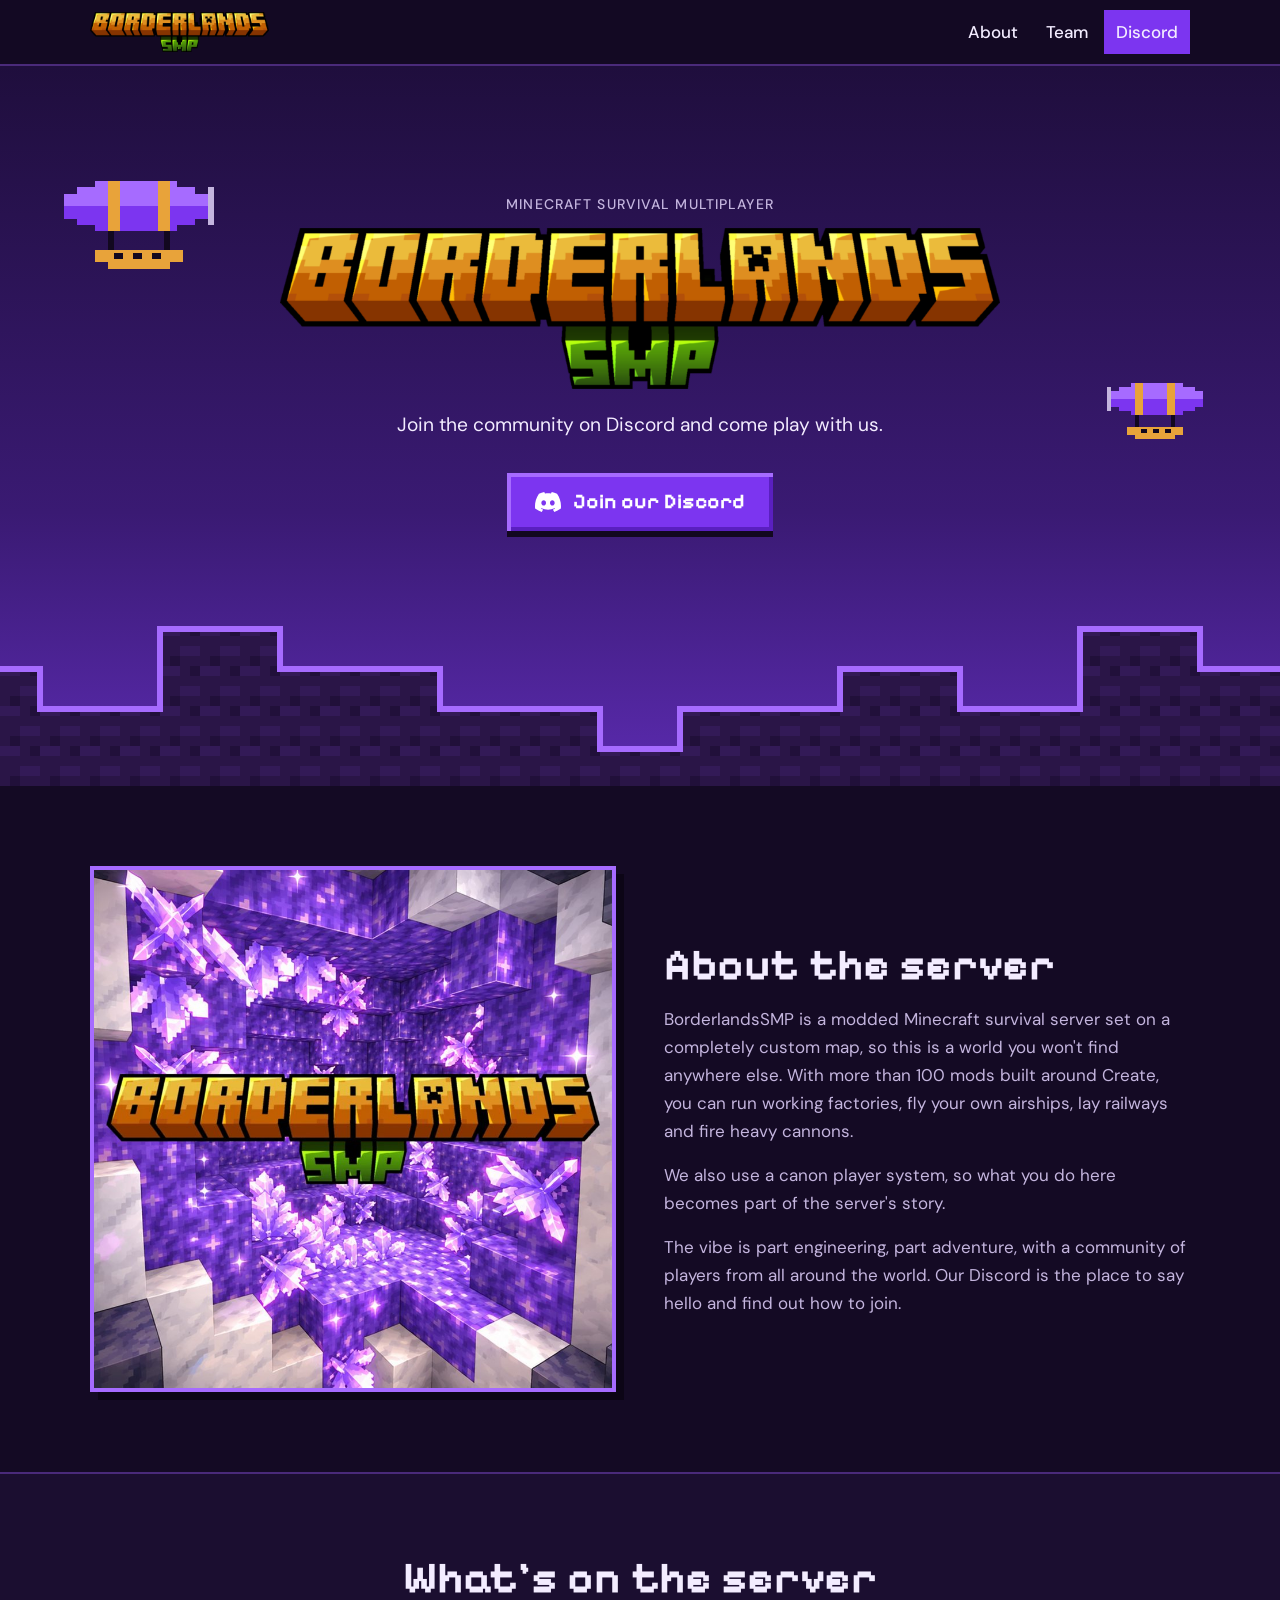
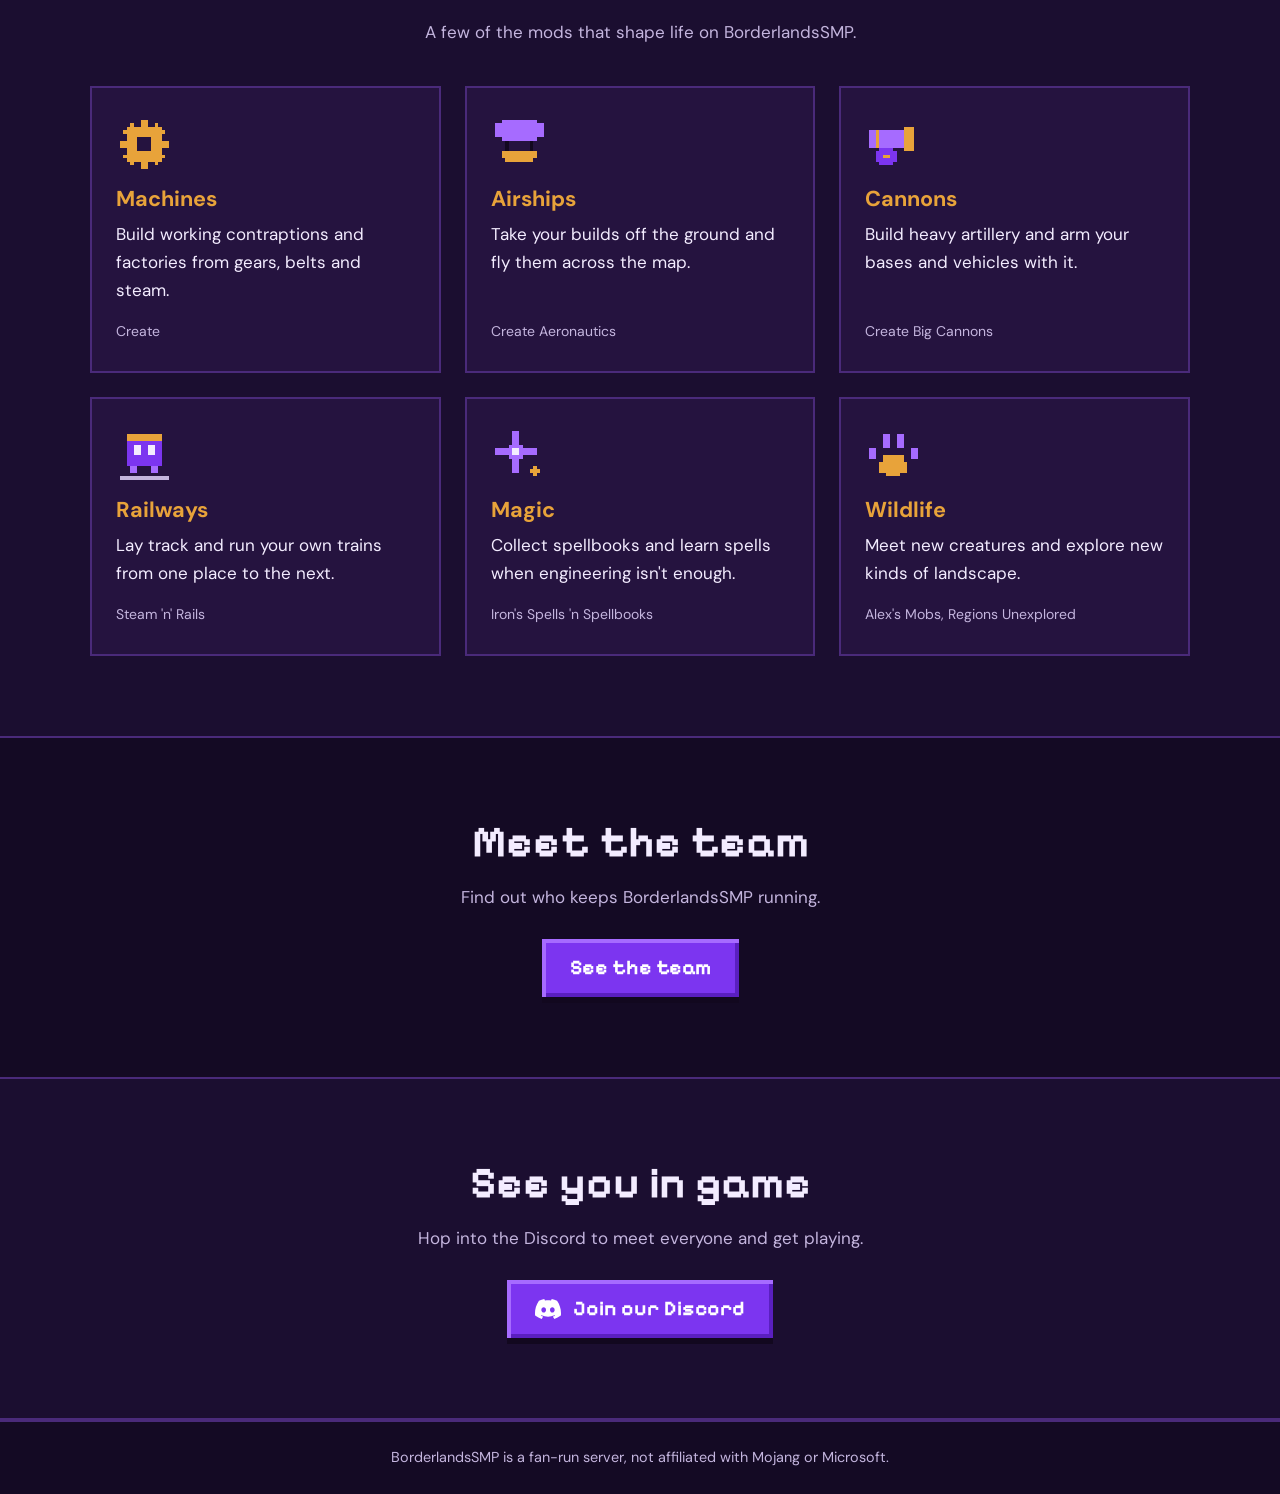
<file: index.html>
<!doctype html>
<html lang="en">
<head>
  <meta charset="utf-8">
  <meta name="viewport" content="width=device-width, initial-scale=1">
  <title>BorderlandsSMP | Minecraft Server</title>
  <meta name="description" content="BorderlandsSMP is a Minecraft survival multiplayer server. Join our Discord and meet the team.">
  <link rel="icon" href="square.png" type="image/png">
  <link rel="preconnect" href="https://fonts.googleapis.com">
  <link rel="preconnect" href="https://fonts.gstatic.com" crossorigin>
  <link href="https://fonts.googleapis.com/css2?family=DM+Sans:wght@400;500;700&family=Pixelify+Sans:wght@500;700&display=swap" rel="stylesheet">
  <link rel="stylesheet" href="style.css">
</head>
<body>
  <svg width="0" height="0" class="sprite" aria-hidden="true">
    <symbol id="airship" viewBox="0 0 48 30" shape-rendering="crispEdges">
      <path fill="#a66bff" d="M10 0H36V2H42V4H46V12H42V14H36V16H10V14H4V12H0V4H4V2H10Z"/>
      <path fill="#7c35f0" d="M0 8H46V12H42V14H36V16H10V14H4V12H0Z"/>
      <path fill="#e8a33a" d="M14 0H18V16H14ZM30 0H34V16H30Z"/>
      <path fill="#12081f" d="M14 16H16V22H14ZM32 16H34V22H32Z"/>
      <path fill="#e8a33a" d="M10 22H38V26H34V28H14V26H10Z"/>
      <path fill="#12081f" d="M16 23H19V25H16ZM22 23H25V25H22ZM28 23H31V25H28Z"/>
      <path fill="#c4b5de" d="M46 2H48V14H46Z"/>
    </symbol>
    <symbol id="icon-gear" viewBox="0 0 16 16" shape-rendering="crispEdges">
      <path fill="#e8a33a" fill-rule="evenodd" d="M7 1H9V3H11V2H12V3H13V4H14V5H13V7H15V9H13V11H14V12H13V13H12V14H11V13H9V15H7V13H5V14H4V13H3V12H2V11H3V9H1V7H3V5H2V4H3V3H4V2H5V3H7ZM6 6V10H10V6Z"/>
    </symbol>
    <symbol id="icon-airship" viewBox="0 0 16 16" shape-rendering="crispEdges">
      <path fill="#a66bff" d="M3 1H13V2H15V6H13V7H3V6H1V2H3Z"/>
      <path fill="#12081f" d="M4 7H5V10H4ZM11 7H12V10H11Z"/>
      <path fill="#e8a33a" d="M3 10H13V12H12V13H4V12H3Z"/>
    </symbol>
    <symbol id="icon-cannon" viewBox="0 0 16 16" shape-rendering="crispEdges">
      <path fill="#a66bff" d="M1 4H11V9H1Z"/>
      <path fill="#e8a33a" d="M11 3H14V10H11ZM3 4H4V9H3Z"/>
      <path fill="#7c35f0" d="M4 9H8V10H9V13H8V14H4V13H3V10H4Z"/>
      <path fill="#e8a33a" d="M5 11H7V12H5Z"/>
    </symbol>
    <symbol id="icon-train" viewBox="0 0 16 16" shape-rendering="crispEdges">
      <path fill="#7c35f0" d="M3 2H13V11H3Z"/>
      <path fill="#e8a33a" d="M3 2H13V4H3Z"/>
      <path fill="#f3ecff" d="M5 5H7V8H5ZM9 5H11V8H9Z"/>
      <path fill="#a66bff" d="M4 11H6V13H4ZM10 11H12V13H10Z"/>
      <path fill="#c4b5de" d="M1 14H15V15H1Z"/>
    </symbol>
    <symbol id="icon-magic" viewBox="0 0 16 16" shape-rendering="crispEdges">
      <path fill="#a66bff" d="M6 1H8V5H9V6H13V8H9V9H8V13H6V9H5V8H1V6H5V5H6Z"/>
      <path fill="#f3ecff" d="M6 6H8V8H6Z"/>
      <path fill="#e8a33a" d="M12 11H13V12H14V13H13V14H12V13H11V12H12Z"/>
    </symbol>
    <symbol id="icon-paw" viewBox="0 0 16 16" shape-rendering="crispEdges">
      <path fill="#a66bff" d="M1 6H3V9H1ZM5 2H7V6H5ZM9 2H11V6H9ZM13 6H15V9H13Z"/>
      <path fill="#e8a33a" d="M5 8H11V10H12V13H10V14H6V13H4V10H5Z"/>
    </symbol>
    <symbol id="icon-discord" viewBox="0 0 24 24">
      <path fill="currentColor" d="M20.317 4.3698a19.7913 19.7913 0 00-4.8851-1.5152.0741.0741 0 00-.0785.0371c-.211.3753-.4447.8648-.6083 1.2495-1.8447-.2762-3.68-.2762-5.4868 0-.1636-.3933-.4058-.8742-.6177-1.2495a.077.077 0 00-.0785-.037 19.7363 19.7363 0 00-4.8852 1.515.0699.0699 0 00-.0321.0277C.5334 9.0458-.319 13.5799.0992 18.0578a.0824.0824 0 00.0312.0561c2.0528 1.5076 4.0413 2.4228 5.9929 3.0294a.0777.0777 0 00.0842-.0276c.4616-.6304.8731-1.2952 1.226-1.9942a.076.076 0 00-.0416-.1057c-.6528-.2476-1.2743-.5495-1.8722-.8923a.077.077 0 01-.0076-.1277c.1258-.0943.2517-.1923.3718-.2914a.0743.0743 0 01.0776-.0105c3.9278 1.7933 8.18 1.7933 12.0614 0a.0739.0739 0 01.0785.0095c.1202.099.246.1981.3728.2924a.077.077 0 01-.0066.1276 12.2986 12.2986 0 01-1.873.8914.0766.0766 0 00-.0407.1067c.3604.698.7719 1.3628 1.225 1.9932a.076.076 0 00.0842.0286c1.961-.6067 3.9495-1.5219 6.0023-3.0294a.077.077 0 00.0313-.0552c.5004-5.177-.8382-9.6739-3.5485-13.6604a.061.061 0 00-.0312-.0286zM8.02 15.3312c-1.1825 0-2.1569-1.0857-2.1569-2.419 0-1.3332.9555-2.4189 2.157-2.4189 1.2108 0 2.1757 1.0952 2.1568 2.419 0 1.3332-.9555 2.4189-2.1569 2.4189zm7.9748 0c-1.1825 0-2.1569-1.0857-2.1569-2.419 0-1.3332.9554-2.4189 2.1569-2.4189 1.2108 0 2.1757 1.0952 2.1568 2.419 0 1.3332-.946 2.4189-2.1568 2.4189Z"/>
    </symbol>
  </svg>

  <a class="skip-link" href="#main">Skip to content</a>

  <header class="site-header">
    <div class="container nav">
      <a class="brand" href="#top"><img src="minecraft_title.png" alt="BorderlandsSMP home" width="1024" height="229"></a>
      <nav aria-label="Main">
        <a class="nav-about" href="#about">About</a>
        <a href="team.html">Team</a>
        <a class="nav-discord" href="https://discord.gg/m4Xe3RqKvv" target="_blank" rel="noopener">Discord</a>
      </nav>
    </div>
  </header>

  <main id="main">
    <section class="hero" id="top">
      <svg class="hero-airship hero-airship-left" aria-hidden="true"><use href="#airship"/></svg>
      <svg class="hero-airship hero-airship-right" aria-hidden="true"><use href="#airship"/></svg>

      <div class="container hero-content">
        <p class="eyebrow">Minecraft survival multiplayer</p>
        <h1><img src="minecraft_title.png" alt="BorderlandsSMP" width="1024" height="229"></h1>
        <p class="hero-text">Join the community on Discord and come play with us.</p>
        <a class="btn" href="https://discord.gg/m4Xe3RqKvv" target="_blank" rel="noopener">
          <svg class="btn-icon" aria-hidden="true"><use href="#icon-discord"/></svg>
          Join our Discord
        </a>
      </div>

      <svg class="terrain" viewBox="0 0 1440 200" preserveAspectRatio="xMidYMax slice" shape-rendering="crispEdges" aria-hidden="true">
        <defs>
          <pattern id="block" width="40" height="40" patternUnits="userSpaceOnUse">
            <rect width="40" height="40" fill="#2a1547"/>
            <rect x="0" y="0" width="20" height="10" fill="#331a57"/>
            <rect x="20" y="20" width="20" height="10" fill="#331a57"/>
            <rect x="10" y="30" width="10" height="10" fill="#21103a"/>
            <rect x="30" y="0" width="10" height="10" fill="#21103a"/>
          </pattern>
        </defs>
        <path fill="url(#block)" d="M0 200V80H120V120H240V40H360V80H520V120H680V160H760V120H920V80H1040V120H1160V40H1280V80H1440V200Z"/>
        <path fill="none" stroke="#a66bff" stroke-width="6" d="M0 83H120V123H240V43H360V83H520V123H680V163H760V123H920V83H1040V123H1160V43H1280V83H1440"/>
      </svg>
    </section>

    <section class="section" id="about">
      <div class="container about">
        <img class="about-image" src="logo-amethyst.jpg" alt="BorderlandsSMP logo on a glowing amethyst background" width="900" height="900" loading="lazy">
        <div class="about-text">
          <h2>About the server</h2>
          <p>BorderlandsSMP is a modded Minecraft survival server set on a completely custom map, so this is a world you won't find anywhere else. With more than 100 mods built around Create, you can run working factories, fly your own airships, lay railways and fire heavy cannons.</p>
          <p>We also use a canon player system, so what you do here becomes part of the server's story.</p>
          <p>The vibe is part engineering, part adventure, with a community of players from all around the world. Our Discord is the place to say hello and find out how to join.</p>
        </div>
      </div>
    </section>

    <section class="section section-alt" id="mods">
      <div class="container">
        <div class="narrow section-heading">
          <h2>What's on the server</h2>
          <p>A few of the mods that shape life on BorderlandsSMP.</p>
        </div>

        <!-- To add a feature, copy a whole <li> block. Cards wrap onto new rows by themselves. -->
        <ul class="feature-grid">
          <li class="feature-card">
            <svg class="feature-icon" aria-hidden="true"><use href="#icon-gear"/></svg>
            <h3>Machines</h3>
            <p>Build working contraptions and factories from gears, belts and steam.</p>
            <small>Create</small>
          </li>
          <li class="feature-card">
            <svg class="feature-icon" aria-hidden="true"><use href="#icon-airship"/></svg>
            <h3>Airships</h3>
            <p>Take your builds off the ground and fly them across the map.</p>
            <small>Create Aeronautics</small>
          </li>
          <li class="feature-card">
            <svg class="feature-icon" aria-hidden="true"><use href="#icon-cannon"/></svg>
            <h3>Cannons</h3>
            <p>Build heavy artillery and arm your bases and vehicles with it.</p>
            <small>Create Big Cannons</small>
          </li>
          <li class="feature-card">
            <svg class="feature-icon" aria-hidden="true"><use href="#icon-train"/></svg>
            <h3>Railways</h3>
            <p>Lay track and run your own trains from one place to the next.</p>
            <small>Steam 'n' Rails</small>
          </li>
          <li class="feature-card">
            <svg class="feature-icon" aria-hidden="true"><use href="#icon-magic"/></svg>
            <h3>Magic</h3>
            <p>Collect spellbooks and learn spells when engineering isn't enough.</p>
            <small>Iron's Spells 'n Spellbooks</small>
          </li>
          <li class="feature-card">
            <svg class="feature-icon" aria-hidden="true"><use href="#icon-paw"/></svg>
            <h3>Wildlife</h3>
            <p>Meet new creatures and explore new kinds of landscape.</p>
            <small>Alex's Mobs, Regions Unexplored</small>
          </li>
        </ul>
      </div>
    </section>

    <section class="section cta">
      <div class="container narrow">
        <h2>Meet the team</h2>
        <p>Find out who keeps BorderlandsSMP running.</p>
        <a class="btn" href="team.html">See the team</a>
      </div>
    </section>

    <section class="section section-alt cta">
      <div class="container narrow">
        <h2>See you in game</h2>
        <p>Hop into the Discord to meet everyone and get playing.</p>
        <a class="btn" href="https://discord.gg/m4Xe3RqKvv" target="_blank" rel="noopener">
          <svg class="btn-icon" aria-hidden="true"><use href="#icon-discord"/></svg>
          Join our Discord
        </a>
      </div>
    </section>
  </main>

  <footer class="site-footer">
    <div class="container">
      <p>BorderlandsSMP is a fan-run server, not affiliated with Mojang or Microsoft.</p>
    </div>
  </footer>
</body>
</html>
</file>
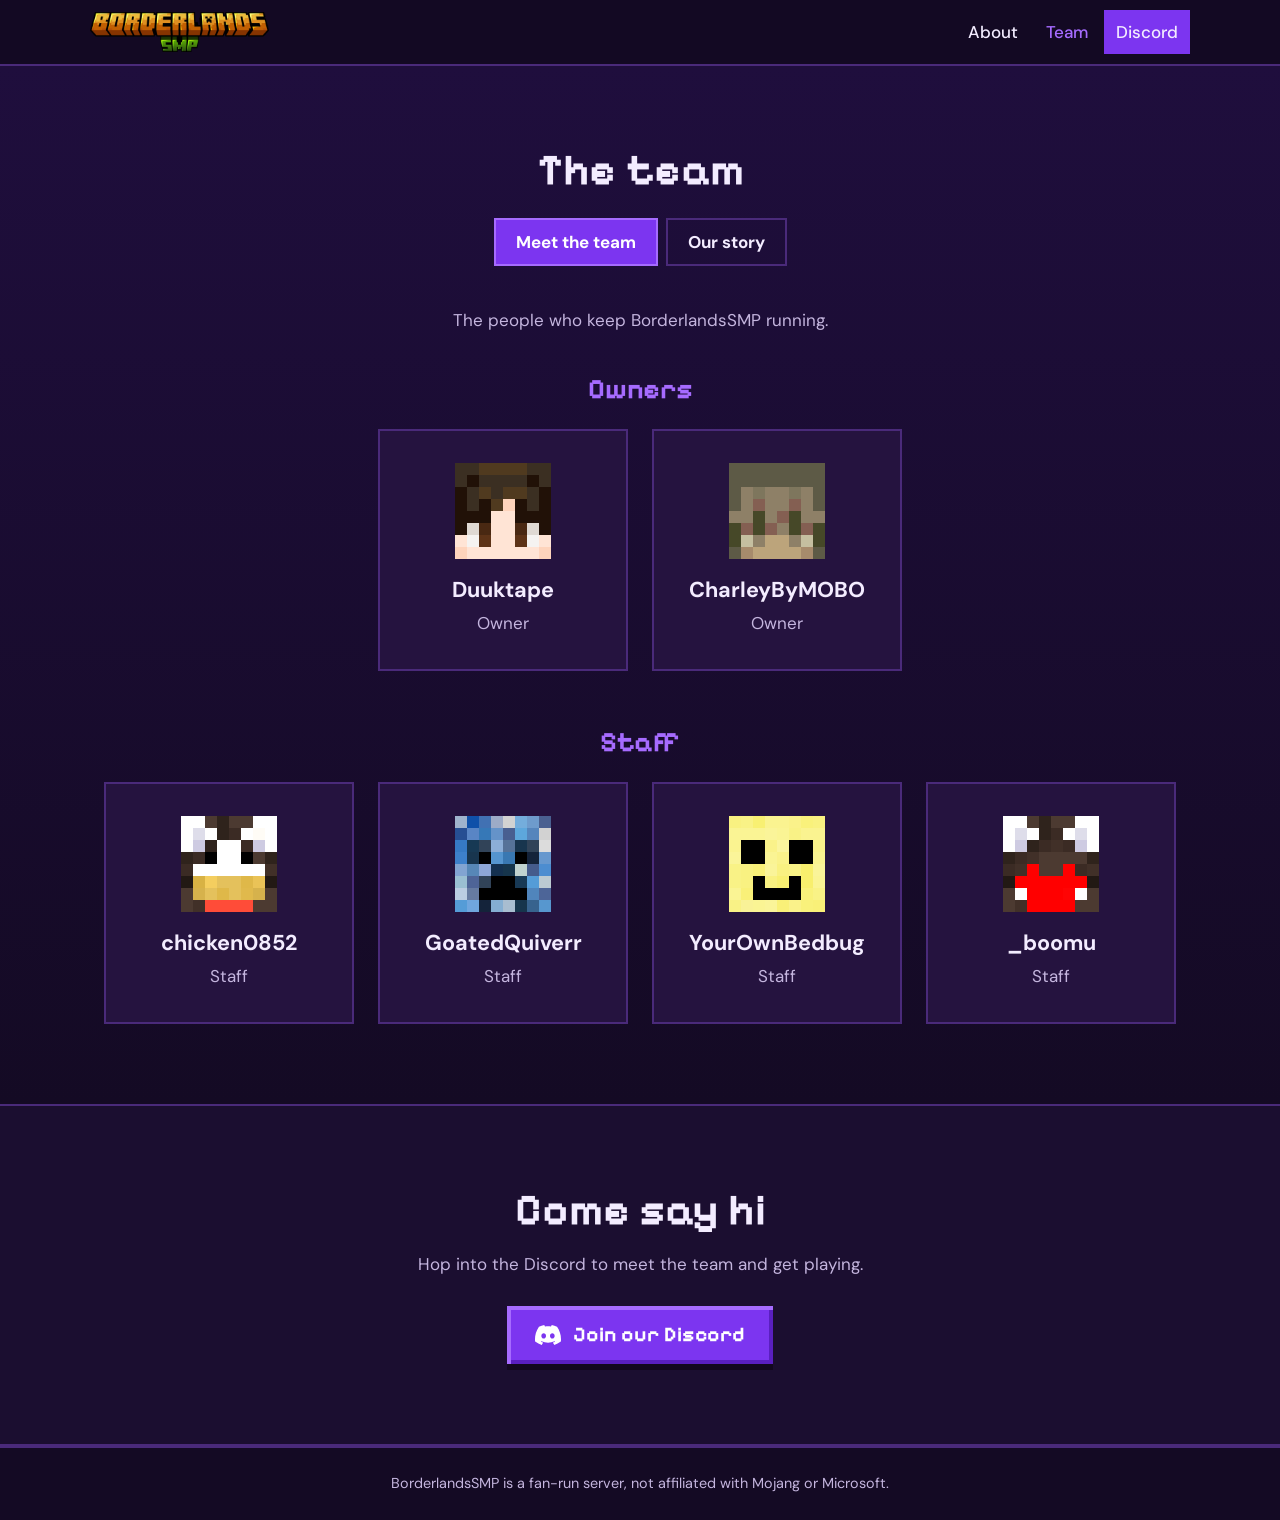
<file: team.html>
<!doctype html>
<html lang="en">
<head>
  <meta charset="utf-8">
  <meta name="viewport" content="width=device-width, initial-scale=1">
  <title>Team | BorderlandsSMP</title>
  <meta name="description" content="Meet the team behind the BorderlandsSMP Minecraft server.">
  <link rel="icon" href="square.png" type="image/png">
  <link rel="preconnect" href="https://fonts.googleapis.com">
  <link rel="preconnect" href="https://fonts.gstatic.com" crossorigin>
  <link href="https://fonts.googleapis.com/css2?family=DM+Sans:wght@400;500;700&family=Pixelify+Sans:wght@500;700&display=swap" rel="stylesheet">
  <link rel="stylesheet" href="style.css">
</head>
<body>
  <svg width="0" height="0" class="sprite" aria-hidden="true">
    <symbol id="icon-discord" viewBox="0 0 24 24">
      <path fill="currentColor" d="M20.317 4.3698a19.7913 19.7913 0 00-4.8851-1.5152.0741.0741 0 00-.0785.0371c-.211.3753-.4447.8648-.6083 1.2495-1.8447-.2762-3.68-.2762-5.4868 0-.1636-.3933-.4058-.8742-.6177-1.2495a.077.077 0 00-.0785-.037 19.7363 19.7363 0 00-4.8852 1.515.0699.0699 0 00-.0321.0277C.5334 9.0458-.319 13.5799.0992 18.0578a.0824.0824 0 00.0312.0561c2.0528 1.5076 4.0413 2.4228 5.9929 3.0294a.0777.0777 0 00.0842-.0276c.4616-.6304.8731-1.2952 1.226-1.9942a.076.076 0 00-.0416-.1057c-.6528-.2476-1.2743-.5495-1.8722-.8923a.077.077 0 01-.0076-.1277c.1258-.0943.2517-.1923.3718-.2914a.0743.0743 0 01.0776-.0105c3.9278 1.7933 8.18 1.7933 12.0614 0a.0739.0739 0 01.0785.0095c.1202.099.246.1981.3728.2924a.077.077 0 01-.0066.1276 12.2986 12.2986 0 01-1.873.8914.0766.0766 0 00-.0407.1067c.3604.698.7719 1.3628 1.225 1.9932a.076.076 0 00.0842.0286c1.961-.6067 3.9495-1.5219 6.0023-3.0294a.077.077 0 00.0313-.0552c.5004-5.177-.8382-9.6739-3.5485-13.6604a.061.061 0 00-.0312-.0286zM8.02 15.3312c-1.1825 0-2.1569-1.0857-2.1569-2.419 0-1.3332.9555-2.4189 2.157-2.4189 1.2108 0 2.1757 1.0952 2.1568 2.419 0 1.3332-.9555 2.4189-2.1569 2.4189zm7.9748 0c-1.1825 0-2.1569-1.0857-2.1569-2.419 0-1.3332.9554-2.4189 2.1569-2.4189 1.2108 0 2.1757 1.0952 2.1568 2.419 0 1.3332-.946 2.4189-2.1568 2.4189Z"/>
    </symbol>
    <symbol id="icon-head" viewBox="0 0 8 8" shape-rendering="crispEdges">
      <rect width="8" height="8" fill="#6d3bb3"/>
      <rect width="8" height="2" fill="#3b1f66"/>
      <rect y="2" width="1" height="1" fill="#3b1f66"/>
      <rect x="7" y="2" width="1" height="1" fill="#3b1f66"/>
      <rect x="1" y="4" width="2" height="1" fill="#f3ecff"/>
      <rect x="5" y="4" width="2" height="1" fill="#f3ecff"/>
      <rect x="2" y="4" width="1" height="1" fill="#1a0d2e"/>
      <rect x="5" y="4" width="1" height="1" fill="#1a0d2e"/>
      <rect x="3" y="6" width="2" height="1" fill="#3b1f66"/>
    </symbol>
  </svg>

  <a class="skip-link" href="#main">Skip to content</a>

  <header class="site-header">
    <div class="container nav">
      <a class="brand" href="index.html"><img src="minecraft_title.png" alt="BorderlandsSMP home" width="1024" height="229"></a>
      <nav aria-label="Main">
        <a class="nav-about" href="index.html#about">About</a>
        <a href="team.html" aria-current="page">Team</a>
        <a class="nav-discord" href="https://discord.gg/m4Xe3RqKvv" target="_blank" rel="noopener">Discord</a>
      </nav>
    </div>
  </header>

  <main id="main">
    <section class="section" id="team">
      <div class="container">
        <h1>The team</h1>

        <div class="tabs" role="tablist" aria-label="Team page sections">
          <button class="tab" type="button" role="tab" id="tab-team" aria-controls="panel-team" aria-selected="true">Meet the team</button>
          <button class="tab" type="button" role="tab" id="tab-our-story" aria-controls="panel-our-story" aria-selected="false" tabindex="-1">Our story</button>
        </div>

        <div class="tab-panel" role="tabpanel" id="panel-team" aria-labelledby="tab-team">
        <p class="section-intro">The people who keep BorderlandsSMP running.</p>

        <!-- To add someone, copy a whole <li> block into the right list. Cards wrap onto new rows by themselves. -->
        <div class="team-group">
          <h2>Owners</h2>
          <ul class="team-grid">
            <li class="team-card">
              <img class="avatar" src="faces/Duuktape.png" alt="Duuktape's Minecraft face" width="160" height="160">
              <h3>Duuktape</h3>
              <p>Owner</p>
            </li>
            <li class="team-card">
              <img class="avatar" src="faces/CharleyByMOBO.png" alt="CharleyByMOBO's Minecraft face" width="160" height="160">
              <h3>CharleyByMOBO</h3>
              <p>Owner</p>
            </li>
          </ul>
        </div>

        <div class="team-group">
          <h2>Staff</h2>
          <ul class="team-grid">
            <li class="team-card">
              <img class="avatar" src="faces/chicken0852.png" alt="chicken0852's Minecraft face" width="160" height="160">
              <h3>chicken0852</h3>
              <p>Staff</p>
            </li>
            <li class="team-card">
              <img class="avatar" src="faces/GoatedQuiverr.png" alt="GoatedQuiverr's Minecraft face" width="160" height="160">
              <h3>GoatedQuiverr</h3>
              <p>Staff</p>
            </li>
            <li class="team-card">
              <img class="avatar" src="faces/YourOwnBedbug.png" alt="YourOwnBedbug's Minecraft face" width="160" height="160">
              <h3>YourOwnBedbug</h3>
              <p>Staff</p>
            </li>
            <li class="team-card">
              <img class="avatar" src="faces/_boomu.png" alt="_boomu's Minecraft face" width="160" height="160">
              <h3>_boomu</h3>
              <p>Staff</p>
            </li>
          </ul>
        </div>
        </div>

        <div class="tab-panel story" role="tabpanel" id="panel-our-story" aria-labelledby="tab-our-story">
          <h2>Our story</h2>
          <p>Every server has an origin story, and ours starts on a different server entirely. Duuk was one of the owners there, and that's where he teamed up with Chicken. On that same server, Charley was running a group called THE CAPITOL. That's also where we met Bedbug, who came with us from there. None of us knew it at the time, but the team behind BorderlandsSMP was already coming together.</p>
          <p>Eventually we joined forces and started working on a server of our own: ContinentalCraft. It only lasted one season, but we weren't done. We decided to start over with this server, and BorderlandsSMP was born.</p>
          <p>Boomu has been part of the journey for a long time too. We met him on our first server, where he was on a team with us, and he's stayed with us ever since. Now he's on the staff team as well.</p>
          <p>Then there's GoatedQuiverr. Officially, Goated joined the team through a staff application. Unofficially, Charley had known Goated for a long time, so it wasn't exactly a stranger applying.</p>
          <p>We all come from different places around the world, and Minecraft is what brought us together. Different places, one server. That's BorderlandsSMP, and there's room for you in the next chapter.</p>
        </div>
      </div>
    </section>

    <section class="section section-alt cta">
      <div class="container narrow">
        <h2>Come say hi</h2>
        <p>Hop into the Discord to meet the team and get playing.</p>
        <a class="btn" href="https://discord.gg/m4Xe3RqKvv" target="_blank" rel="noopener">
          <svg class="btn-icon" aria-hidden="true"><use href="#icon-discord"/></svg>
          Join our Discord
        </a>
      </div>
    </section>
  </main>

  <footer class="site-footer">
    <div class="container">
      <p>BorderlandsSMP is a fan-run server, not affiliated with Mojang or Microsoft.</p>
    </div>
  </footer>

  <script src="main.js"></script>
</body>
</html>
</file>
<file: style.css>
:root {
  --bg: #140a24;
  --bg-alt: #1b0e30;
  --surface: #25133f;
  --border: #4a2a7a;
  --text: #f3ecff;
  --muted: #c4b5de;
  --accent: #7c35f0;
  --accent-dark: #5a1fc0;
  --accent-light: #a66bff;
  --brass: #e8a33a;
  --heading-font: "Pixelify Sans", "Courier New", monospace;
  --body-font: "DM Sans", system-ui, sans-serif;
}

*,
*::before,
*::after {
  box-sizing: border-box;
}

html {
  scroll-behavior: smooth;
  scroll-padding-top: 80px;
}

body {
  margin: 0;
  background: var(--bg);
  color: var(--text);
  font-family: var(--body-font);
  font-size: 1.0625rem;
  line-height: 1.65;
}

h1,
h2,
h3 {
  font-family: var(--heading-font);
  font-weight: 700;
  line-height: 1.1;
  margin: 0;
}

a {
  color: inherit;
}

:focus-visible {
  outline: 3px solid var(--accent-light);
  outline-offset: 3px;
}

.sprite {
  position: absolute;
}

.skip-link {
  position: absolute;
  left: 16px;
  top: -60px;
  z-index: 30;
  padding: 10px 16px;
  background: var(--text);
  color: var(--bg);
}

.skip-link:focus {
  top: 12px;
}

.container {
  width: min(1100px, 100% - 32px);
  margin-inline: auto;
}

.narrow {
  width: min(680px, 100% - 32px);
  text-align: center;
}

/* Header */
.site-header {
  position: sticky;
  top: 0;
  z-index: 20;
  background: rgba(20, 10, 36, 0.92);
  border-bottom: 2px solid var(--border);
}

.nav {
  display: flex;
  align-items: center;
  justify-content: space-between;
  gap: 16px;
  min-height: 64px;
}

.brand {
  display: block;
}

.brand img {
  display: block;
  width: auto;
  height: 40px;
}

.site-header nav {
  display: flex;
  align-items: center;
  gap: 4px;
}

.site-header nav a {
  display: flex;
  align-items: center;
  min-height: 44px;
  padding: 0 12px;
  font-weight: 500;
  text-decoration: none;
  transition: color 0.2s;
}

.site-header nav a:hover,
.site-header nav a[aria-current="page"] {
  color: var(--accent-light);
}

.site-header nav .nav-discord {
  background: var(--accent);
}

.site-header nav .nav-discord:hover {
  background: var(--accent-dark);
  color: var(--text);
}

/* Hero */
.hero {
  position: relative;
  display: flex;
  align-items: center;
  min-height: min(720px, calc(100vh - 66px));
  padding: 72px 0 200px;
  overflow: hidden;
  background: linear-gradient(180deg, #1f0e3d 0%, #3a1a73 62%, #5b2bb0 100%);
}

.hero-content {
  position: relative;
  z-index: 2;
  text-align: center;
}

.eyebrow {
  margin: 0 0 12px;
  color: var(--muted);
  font-weight: 500;
  letter-spacing: 0.08em;
  text-transform: uppercase;
  font-size: 0.875rem;
}

h1 img {
  display: block;
  width: min(720px, 100%);
  height: auto;
  margin-inline: auto;
}

.hero-text {
  max-width: 34rem;
  margin: 20px auto 32px;
  font-size: 1.2rem;
}

.btn {
  display: inline-flex;
  align-items: center;
  justify-content: center;
  gap: 12px;
  min-height: 56px;
  padding: 12px 28px;
  background: var(--accent);
  color: #fff;
  font-family: var(--heading-font);
  font-size: 1.3rem;
  font-weight: 700;
  text-decoration: none;
  box-shadow:
    inset 4px 4px 0 var(--accent-light),
    inset -4px -4px 0 var(--accent-dark),
    0 6px 0 #12081f;
  transition: background 0.2s, box-shadow 0.2s;
}

.btn:hover {
  background: var(--accent-dark);
  box-shadow:
    inset 4px 4px 0 var(--accent),
    inset -4px -4px 0 #431590,
    0 6px 0 #12081f;
}

.btn-icon {
  width: 26px;
  height: 26px;
  flex: none;
}

.hero-airship {
  position: absolute;
  z-index: 1;
  width: 150px;
  height: 94px;
  animation: airship-float 5s ease-in-out infinite alternate;
}

.hero-airship-left {
  top: 16%;
  left: 5%;
}

.hero-airship-right {
  top: 44%;
  right: 6%;
  width: 96px;
  height: 60px;
  transform: scaleX(-1);
  animation-delay: -2s;
  animation-name: airship-float-flipped;
}

@keyframes airship-float {
  to {
    transform: translateY(12px);
  }
}

@keyframes airship-float-flipped {
  from {
    transform: scaleX(-1);
  }
  to {
    transform: scaleX(-1) translateY(12px);
  }
}

.terrain {
  position: absolute;
  inset: auto 0 0;
  width: 100%;
  height: 200px;
  display: block;
}

/* Sections */
.section {
  padding: 80px 0;
}

.section-alt {
  background: var(--bg-alt);
  border-block: 2px solid var(--border);
}

.section h1,
.section > .narrow h2 {
  margin-bottom: 16px;
  font-size: clamp(2rem, 5vw, 2.75rem);
}

.section .narrow p {
  margin: 0;
  color: var(--muted);
}

.section-intro {
  margin: 0 0 40px;
  color: var(--muted);
}

/* About */
.about {
  display: grid;
  grid-template-columns: minmax(0, 1fr) minmax(0, 1fr);
  align-items: center;
  gap: 48px;
}

.about-image {
  display: block;
  width: 100%;
  height: auto;
  border: 4px solid var(--accent-light);
  box-shadow: 8px 8px 0 #0c0516;
}

.about-text h2 {
  margin-bottom: 16px;
  font-size: clamp(2rem, 5vw, 2.75rem);
}

.about-text p {
  margin: 0 0 16px;
  color: var(--muted);
}

.about-text p:last-child {
  margin-bottom: 0;
}

/* Mod features */
.section-heading {
  margin: 0 auto 40px;
}

.section-heading h2 {
  margin-bottom: 16px;
  font-size: clamp(2rem, 5vw, 2.75rem);
}

.feature-grid {
  display: grid;
  grid-template-columns: repeat(auto-fit, minmax(280px, 1fr));
  gap: 24px;
  margin: 0;
  padding: 0;
  list-style: none;
}

.feature-card {
  display: flex;
  flex-direction: column;
  padding: 28px 24px;
  background: var(--surface);
  border: 2px solid var(--border);
  transition: border-color 0.2s;
}

.feature-card:hover {
  border-color: var(--brass);
}

.feature-icon {
  width: 56px;
  height: 56px;
  margin-bottom: 16px;
}

.feature-card h3 {
  margin-bottom: 8px;
  color: var(--brass);
  font-family: var(--body-font);
  font-size: 1.35rem;
}

.feature-card p {
  flex: 1;
  margin: 0 0 16px;
  color: var(--text);
}

.feature-card small {
  color: var(--muted);
  font-size: 0.875rem;
}

/* Team */
#team {
  text-align: center;
  background: linear-gradient(180deg, #1f0e3d 0%, var(--bg) 100%);
}

.tabs {
  display: flex;
  flex-wrap: wrap;
  justify-content: center;
  gap: 8px;
  margin-block: 24px 40px;
}

.tab {
  min-height: 44px;
  padding: 8px 20px;
  background: transparent;
  border: 2px solid var(--border);
  color: var(--text);
  font: inherit;
  font-weight: 700;
  cursor: pointer;
}

.tab:hover {
  border-color: var(--accent-light);
}

.tab[aria-selected="true"] {
  background: var(--accent);
  border-color: var(--accent-light);
  color: #fff;
}

.story {
  max-width: 680px;
  margin-inline: auto;
}

.story h2 {
  margin-bottom: 16px;
  font-size: 1.75rem;
  color: var(--accent-light);
}

.story p {
  margin: 0 0 16px;
  color: var(--muted);
}

.team-group + .team-group {
  margin-top: 56px;
}

.team-group h2 {
  margin-bottom: 24px;
  color: var(--accent-light);
  font-size: 1.75rem;
}

.team-grid {
  display: flex;
  flex-wrap: wrap;
  justify-content: center;
  gap: 24px;
  margin: 0;
  padding: 0;
  list-style: none;
}

.team-card {
  width: min(250px, 100%);
  padding: 32px 24px;
  background: var(--surface);
  border: 2px solid var(--border);
  transition: border-color 0.2s;
}

.team-card:hover {
  border-color: var(--accent-light);
}

.avatar {
  display: block;
  width: 96px;
  height: 96px;
  margin: 0 auto 20px;
  image-rendering: pixelated;
}

/* Usernames use the body font because the pixel font makes digits hard to read */
.team-card h3 {
  font-family: var(--body-font);
  font-size: 1.35rem;
  overflow-wrap: anywhere;
}

.team-card p {
  margin: 6px 0 0;
  color: var(--muted);
}

/* Closing call to action */
.cta .btn {
  margin-top: 28px;
}

/* Footer */
.site-footer {
  padding: 24px 0;
  border-top: 2px solid var(--border);
  color: var(--muted);
  font-size: 0.9rem;
  text-align: center;
}

.site-footer p {
  margin: 0;
}

@media (max-width: 1000px) {
  .hero-airship {
    display: none;
  }
}

@media (max-width: 800px) {
  .about {
    grid-template-columns: minmax(0, 1fr);
    gap: 32px;
  }

  .about-image {
    max-width: 420px;
    margin-inline: auto;
  }
}

@media (max-width: 640px) {
  .brand img {
    height: 32px;
  }

  .site-header nav .nav-about {
    display: none;
  }

  .site-header nav a {
    padding: 0 8px;
  }

  .hero {
    padding: 56px 0 170px;
  }

  .terrain {
    height: 150px;
  }

  .section {
    padding: 56px 0;
  }
}

@media (prefers-reduced-motion: reduce) {
  html {
    scroll-behavior: auto;
  }

  .hero-airship {
    animation: none;
  }

  .hero-airship-right {
    transform: scaleX(-1);
  }

  .btn,
  .feature-card,
  .team-card,
  .site-header nav a {
    transition: none;
  }
}
</file>
